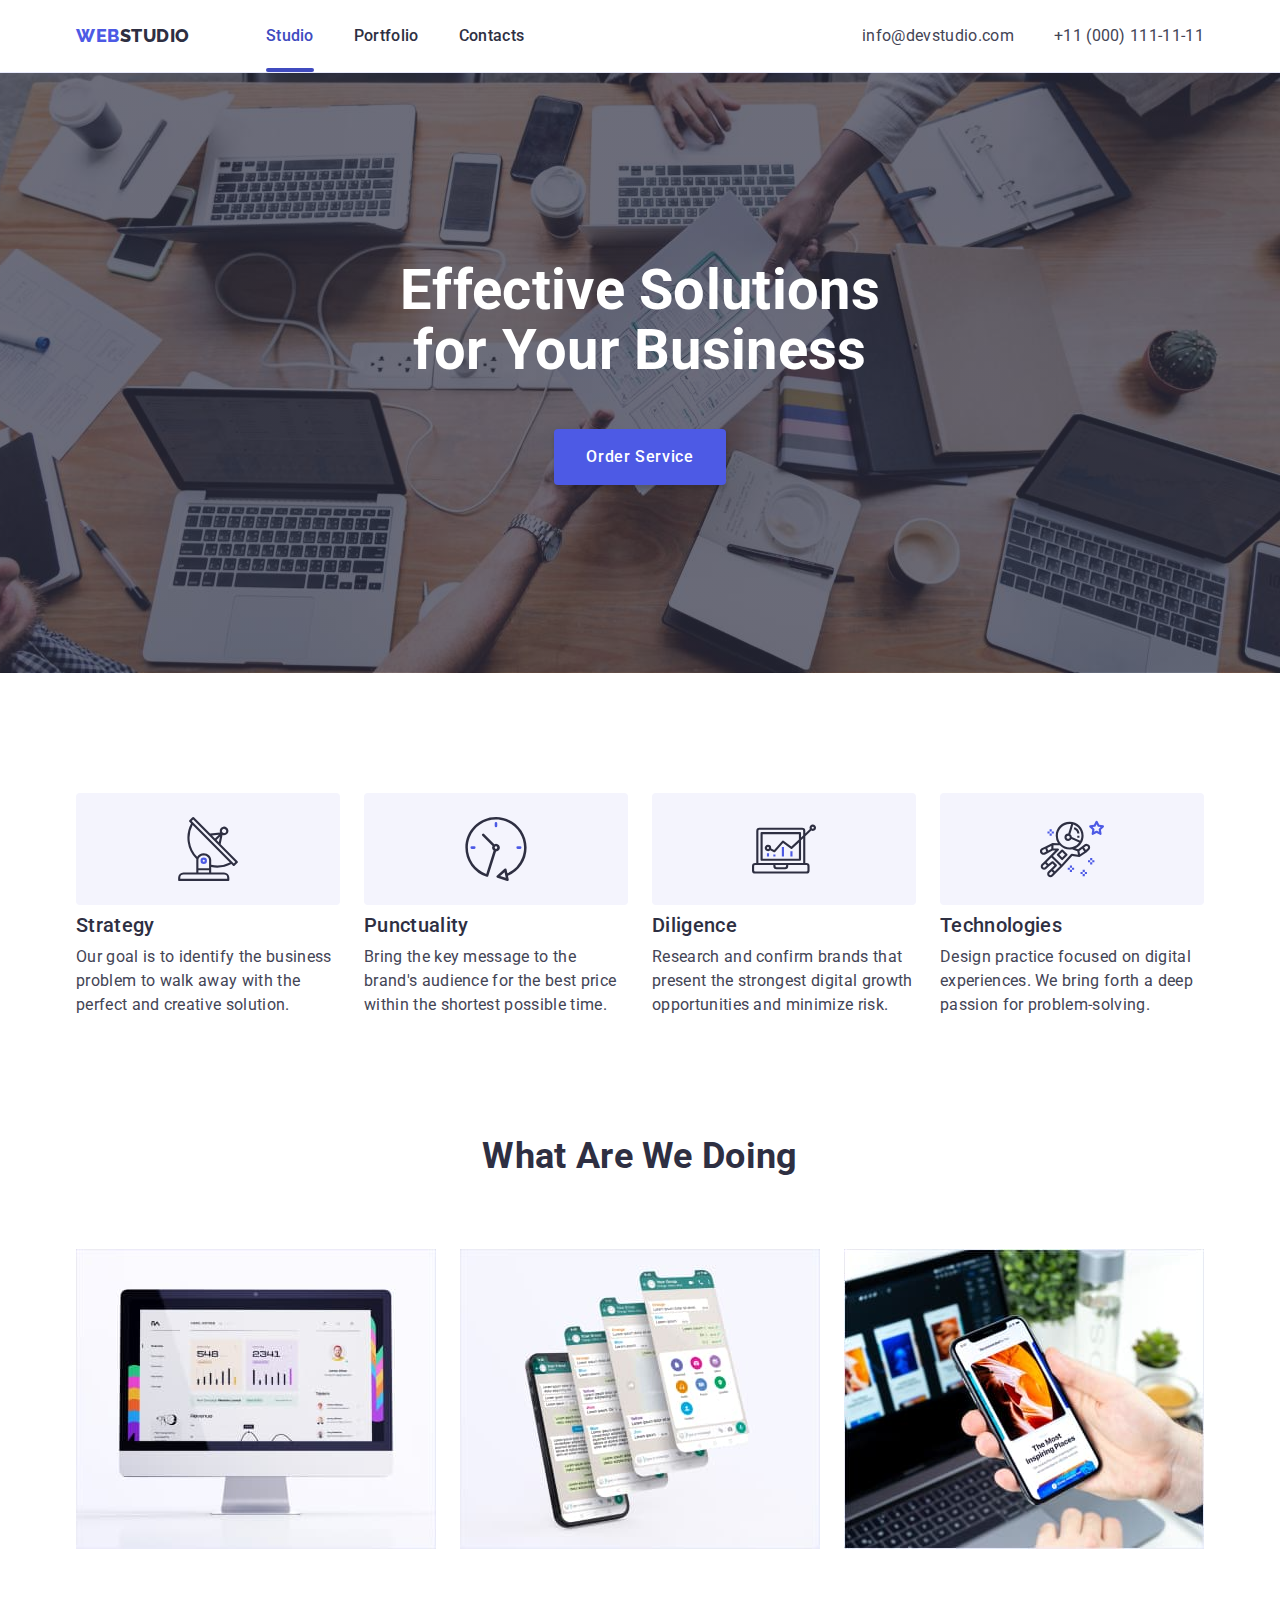
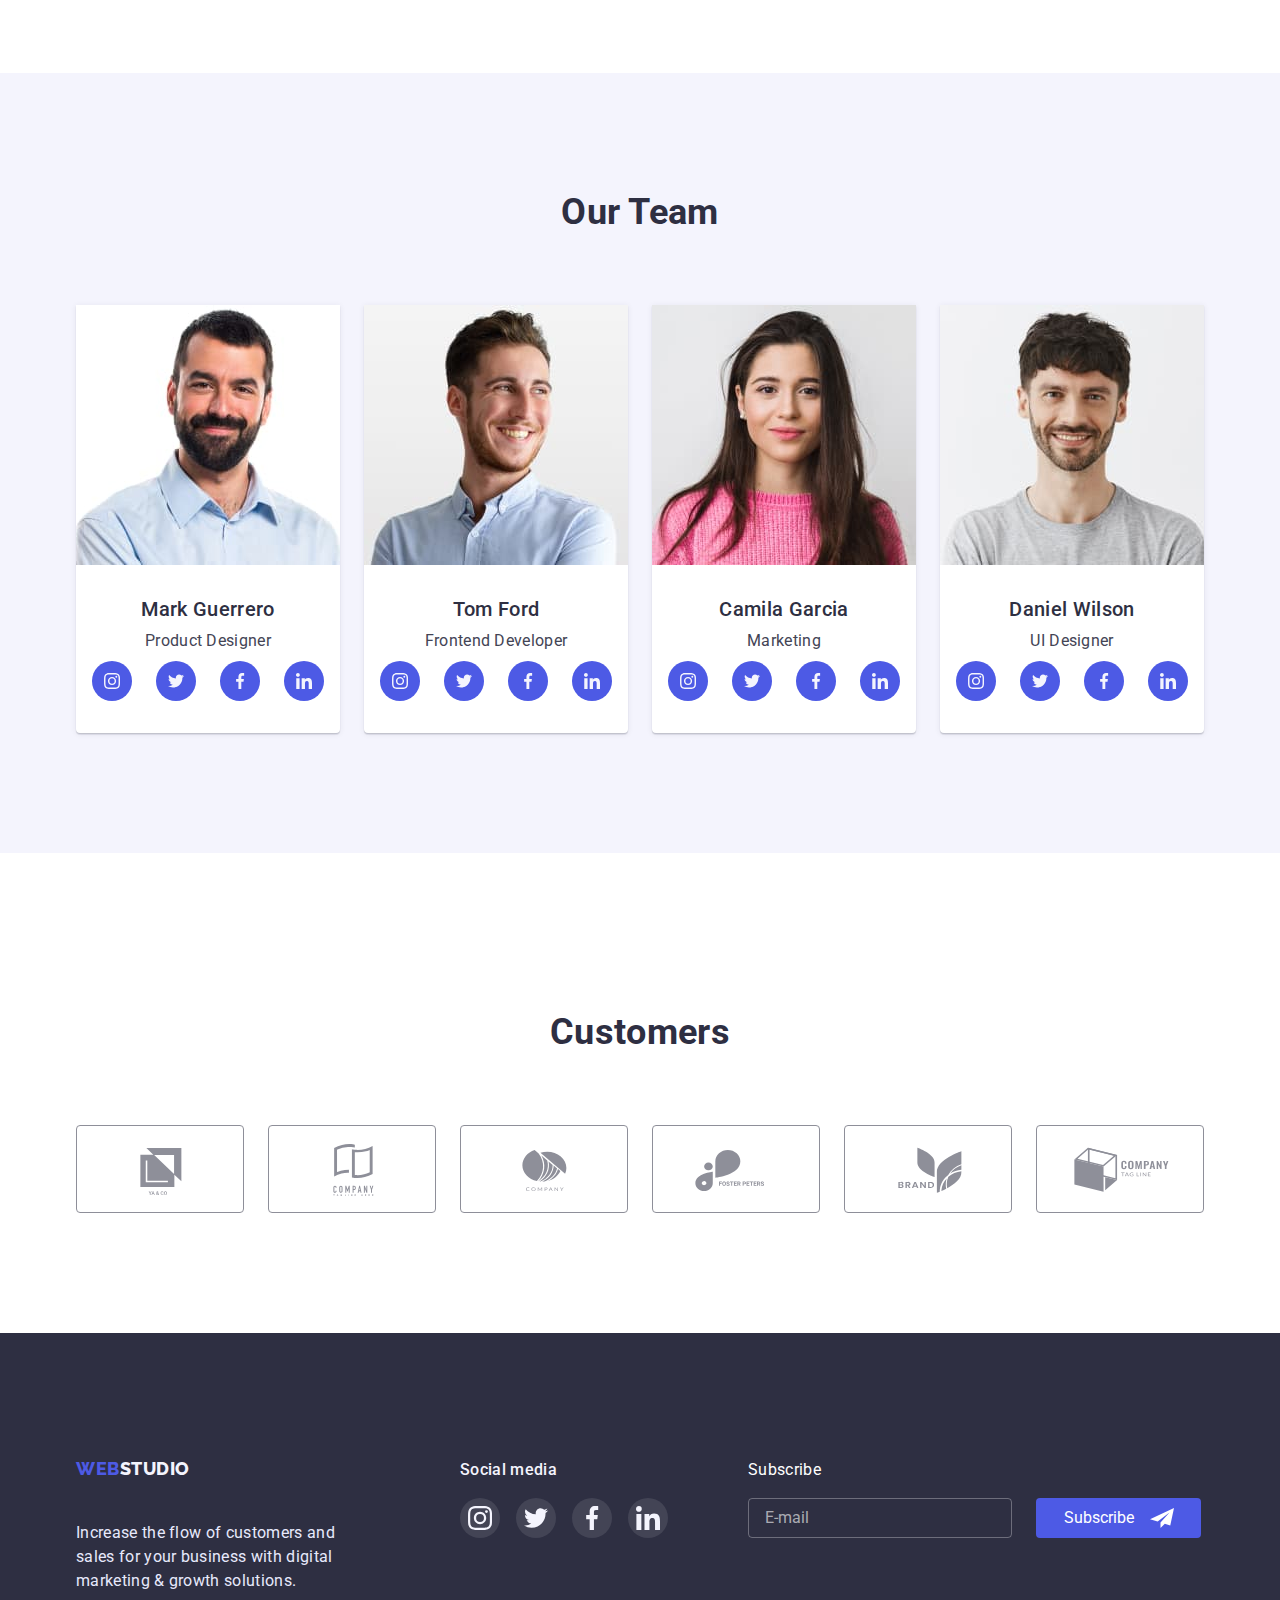
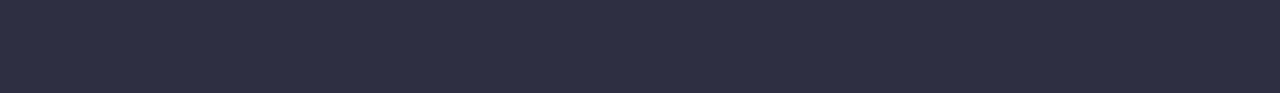
<file: index.html>
<!DOCTYPE html>
<html lang="en">
  <head>
    <meta charset="UTF-8" />
    <meta http-equiv="X-UA-Compatible" content="IE=edge" />
    <meta name="viewport" content="width=device-width, initial-scale=1.0" />
    <title>Web Studio</title>
    <link rel="preconnect" href="https://fonts.googleapis.com" />
    <link rel="preconnect" href="https://fonts.gstatic.com" crossorigin />
    <link
      href="https://fonts.googleapis.com/css2?family=Raleway:wght@800&family=Roboto:wght@400;500;700;900&display=swap"
      rel="stylesheet"
    />
    <link
      rel="stylesheet"
      href="https://cdnjs.cloudflare.com/ajax/libs/modern-normalize/1.1.0/modern-normalize.min.css"
    />
    <link rel="stylesheet" href="./css/styles.css" />
  </head>

  <body>
    <!-- Header -->
    <header class="page-header">
      <div class="container flex-container">
        <nav class="navigation">
          <a class="logo link" href="./index.html"
            >Web<span class="logo-dark">Studio</span></a
          >
          <ul class="list">
            <li>
              <a class="link navigation-link current" href="./index.html"
                >Studio</a
              >
            </li>
            <li>
              <a class="link navigation-link" href="./portfolio.html"
                >Portfolio</a
              >
            </li>
            <li><a class="link navigation-link" href="">Contacts</a></li>
          </ul>
        </nav>
        <address class="address">
          <ul class="list">
            <li>
              <a class="link address-email" href="mailto:info@devstudio.com"
                >info@devstudio.com</a
              >
            </li>
            <li>
              <a class="link address-phone" href="tel:+110001111111"
                >+11 (000) 111-11-11</a
              >
            </li>
          </ul>
        </address>
      </div>
    </header>
    <!-- Main -->
    <main>
      <!-- Hero -->
      <section class="hero section">
        <h1 class="hero-title">Effective Solutions for Your Business</h1>
        <button class="hero-button pointer" type="button" data-modal-open>
          Order Service
        </button>
      </section>
      <!-- Our Features -->
      <section class="features section">
        <div class="container">
          <h2 class="features-header visually-hidden">Our Features</h2>
          <ul class="list features-list">
            <li>
              <div class="features-container">
                <svg class="features-icon" width="64" height="64">
                  <use href="./images/icons.svg#icon-antenna"></use>
                </svg>
              </div>
              <h3 class="features-heading">Strategy</h3>
              <p class="features-text">
                Our goal is to identify the business problem to walk away with
                the perfect and creative solution.
              </p>
            </li>
            <li>
              <div class="features-container">
                <svg class="features-icon" width="64" height="64">
                  <use href="./images/icons.svg#icon-clock"></use>
                </svg>
              </div>
              <h3 class="features-heading">Punctuality</h3>
              <p class="features-text">
                Bring the key message to the brand's audience for the best price
                within the shortest possible time.
              </p>
            </li>
            <li>
              <div class="features-container">
                <svg class="features-icon" width="64" height="64">
                  <use href="./images/icons.svg#icon-diagram"></use>
                </svg>
              </div>
              <h3 class="features-heading">Diligence</h3>
              <p class="features-text">
                Research and confirm brands that present the strongest digital
                growth opportunities and minimize risk.
              </p>
            </li>
            <li>
              <div class="features-container">
                <svg class="features-icon" width="64" height="64">
                  <use href="./images/icons.svg#icon-astronaut"></use>
                </svg>
              </div>
              <h3 class="features-heading">Technologies</h3>
              <p class="features-text">
                Design practice focused on digital experiences. We bring forth a
                deep passion for problem-solving.
              </p>
            </li>
          </ul>
        </div>
      </section>
      <!-- Our Work -->
      <section class="our-work section no-top-padding">
        <div class="container">
          <h2 class="work-title">What are we doing</h2>
          <ul class="list">
            <li class="work-samples">
              <img
                src="./images/desktop-software.jpg"
                alt="Desktop Software"
                width="360"
                height="300"
              />
            </li>
            <li class="work-samples">
              <img
                src="./images/mobile-software.jpg"
                alt="Mobile Software"
                width="360"
                height="300"
              />
            </li>
            <li class="work-samples">
              <img
                src="./images/design-examples.jpg"
                alt="Design Examples"
                width="360"
                height="300"
              />
            </li>
          </ul>
        </div>
      </section>
      <!-- Our Team -->
      <section class="team section">
        <div class="container">
          <h2 class="team-title">Our Team</h2>
          <ul class="list">
            <li class="team-member">
              <img
                class="no-gap"
                src="./images/product-designer.jpg"
                alt="Photo of Product Designer"
                width="264"
                height="260"
              />
              <div class="team-member-wrap">
                <h3 class="member-name">Mark Guerrero</h3>
                <p class="member-pos">Product Designer</p>
                <ul class="list team-socials">
                  <li class="team-social-item">
                    <a class="team-social-links" href=""
                      ><svg class="social-icon" width="16" height="16">
                        <use
                          href="./images/icons.svg#icon-instagram"
                        ></use></svg
                    ></a>
                  </li>
                  <li class="team-social-item">
                    <a class="team-social-links" href=""
                      ><svg class="social-icon" width="16" height="16">
                        <use href="./images/icons.svg#icon-twitter"></use></svg
                    ></a>
                  </li>
                  <li class="team-social-item">
                    <a class="team-social-links" href=""
                      ><svg class="social-icon" width="16" height="16">
                        <use href="./images/icons.svg#icon-facebook"></use></svg
                    ></a>
                  </li>
                  <li class="team-social-item">
                    <a class="team-social-links" href=""
                      ><svg class="social-icon" width="16" height="16">
                        <use href="./images/icons.svg#icon-linkedin"></use></svg
                    ></a>
                  </li>
                </ul>
              </div>
            </li>
            <li class="team-member">
              <img
                class="no-gap"
                src="./images/frontend-dev.jpg"
                alt="Photo of Frontend Developer"
                width="264"
                height="260"
              />
              <div class="team-member-wrap">
                <h3 class="member-name">Tom Ford</h3>
                <p class="member-pos">Frontend Developer</p>
                <ul class="list team-socials">
                  <li class="team-social-item">
                    <a class="team-social-links" href=""
                      ><svg class="social-icon" width="16" height="16">
                        <use
                          href="./images/icons.svg#icon-instagram"
                        ></use></svg
                    ></a>
                  </li>
                  <li class="team-social-item">
                    <a class="team-social-links" href=""
                      ><svg class="social-icon" width="16" height="16">
                        <use href="./images/icons.svg#icon-twitter"></use></svg
                    ></a>
                  </li>
                  <li class="team-social-item">
                    <a class="team-social-links" href=""
                      ><svg class="social-icon" width="16" height="16">
                        <use href="./images/icons.svg#icon-facebook"></use></svg
                    ></a>
                  </li>
                  <li class="team-social-item">
                    <a class="team-social-links" href=""
                      ><svg class="social-icon" width="16" height="16">
                        <use href="./images/icons.svg#icon-linkedin"></use></svg
                    ></a>
                  </li>
                </ul>
              </div>
            </li>
            <li class="team-member">
              <img
                class="no-gap"
                src="./images/marketing.jpg"
                alt="Photo of Marketing"
                width="264"
                height="260"
              />
              <div class="team-member-wrap">
                <h3 class="member-name">Camila Garcia</h3>
                <p class="member-pos">Marketing</p>
                <ul class="list team-socials">
                  <li class="team-social-item">
                    <a class="team-social-links" href=""
                      ><svg class="social-icon" width="16" height="16">
                        <use
                          href="./images/icons.svg#icon-instagram"
                        ></use></svg
                    ></a>
                  </li>
                  <li class="team-social-item">
                    <a class="team-social-links" href=""
                      ><svg class="social-icon" width="16" height="16">
                        <use href="./images/icons.svg#icon-twitter"></use></svg
                    ></a>
                  </li>
                  <li class="team-social-item">
                    <a class="team-social-links" href=""
                      ><svg class="social-icon" width="16" height="16">
                        <use href="./images/icons.svg#icon-facebook"></use></svg
                    ></a>
                  </li>
                  <li class="team-social-item">
                    <a class="team-social-links" href=""
                      ><svg class="social-icon" width="16" height="16">
                        <use href="./images/icons.svg#icon-linkedin"></use></svg
                    ></a>
                  </li>
                </ul>
              </div>
            </li>
            <li class="team-member">
              <img
                class="no-gap"
                src="./images/ui-designer.jpg"
                alt="Photo of UI Designer"
                width="264"
                height="260"
              />
              <div class="team-member-wrap">
                <h3 class="member-name">Daniel Wilson</h3>
                <p class="member-pos">UI Designer</p>
                <ul class="list team-socials">
                  <li class="team-social-item">
                    <a class="team-social-links" href=""
                      ><svg class="social-icon" width="16" height="16">
                        <use
                          href="./images/icons.svg#icon-instagram"
                        ></use></svg
                    ></a>
                  </li>
                  <li class="team-social-item">
                    <a class="team-social-links" href=""
                      ><svg class="social-icon" width="16" height="16">
                        <use href="./images/icons.svg#icon-twitter"></use></svg
                    ></a>
                  </li>
                  <li class="team-social-item">
                    <a class="team-social-links" href=""
                      ><svg class="social-icon" width="16" height="16">
                        <use href="./images/icons.svg#icon-facebook"></use></svg
                    ></a>
                  </li>
                  <li class="team-social-item">
                    <a class="team-social-links" href=""
                      ><svg class="social-icon" width="16" height="16">
                        <use href="./images/icons.svg#icon-linkedin"></use></svg
                    ></a>
                  </li>
                </ul>
              </div>
            </li>
          </ul>
        </div>
      </section>
      <!-- Cutomers -->
      <section class="customers section">
        <div class="container">
          <h2 class="customers-title">Customers</h2>
          <ul class="list customers-list">
            <li class="customers-item">
              <a class="customers-link" href=""
                ><svg class="customers-logo" width="104" height="56">
                  <use href="./images/icons.svg#icon-customer-one"></use></svg
              ></a>
            </li>
            <li class="customers-item">
              <a class="customers-link" href=""
                ><svg class="customers-logo" width="104" height="56">
                  <use href="./images/icons.svg#icon-customer-two"></use></svg
              ></a>
            </li>
            <li class="customers-item">
              <a class="customers-link" href=""
                ><svg class="customers-logo" width="104" height="56">
                  <use href="./images/icons.svg#icon-customer-three"></use></svg
              ></a>
            </li>
            <li class="customers-item">
              <a class="customers-link" href=""
                ><svg class="customers-logo" width="104" height="56">
                  <use href="./images/icons.svg#icon-customer-four"></use></svg
              ></a>
            </li>
            <li class="customers-item">
              <a class="customers-link" href=""
                ><svg class="customers-logo" width="104" height="56">
                  <use href="./images/icons.svg#icon-customer-five"></use></svg
              ></a>
            </li>
            <li class="customers-item">
              <a class="customers-link" href=""
                ><svg class="customers-logo" width="104" height="56">
                  <use href="./images/icons.svg#icon-customer-six"></use></svg
              ></a>
            </li>
          </ul>
        </div>
      </section>
    </main>
    <!-- Footer -->
    <footer class="footer">
      <div class="container">
        <div>
          <a class="logo link" href="./index.html"
            >Web<span class="logo-light">Studio</span></a
          >
          <p class="footer-text">
            Increase the flow of customers and sales for your business with
            digital marketing & growth solutions.
          </p>
        </div>
        <div class="footer-socials">
          <p class="footer-socials-text">Social media</p>
          <ul class="list footer-socials-list">
            <li class="footer-social-item">
              <a class="footer-social-links" href=""
                ><svg class="social-icon" width="24" height="24">
                  <use href="./images/icons.svg#icon-instagram"></use></svg
              ></a>
            </li>
            <li class="footer-social-item">
              <a class="footer-social-links" href=""
                ><svg class="social-icon" width="24" height="24">
                  <use href="./images/icons.svg#icon-twitter"></use></svg
              ></a>
            </li>
            <li class="footer-social-item">
              <a class="footer-social-links" href=""
                ><svg class="social-icon" width="24" height="24">
                  <use href="./images/icons.svg#icon-facebook"></use></svg
              ></a>
            </li>
            <li class="footer-social-item">
              <a class="footer-social-links" href=""
                ><svg class="social-icon" width="24" height="24">
                  <use href="./images/icons.svg#icon-linkedin"></use></svg
              ></a>
            </li>
          </ul>
        </div>
        <div class="subscribe-footer">
          <p class="subscribe-text">Subscribe</p>
          <form class="subscribe-form">
            <input class="subscribe-input" type="text" placeholder="E-mail" />
            <button class="subscribe-button pointer" type="submit">
              <span class="subscribe-button-text"
                >Subscribe
                <svg class="subscribe-icon" width="24" height="24">
                  <use href="./images/icons.svg#icon-subscribe"></use>
                </svg>
              </span>
            </button>
          </form>
        </div>
      </div>
    </footer>
    <div class="backdrop is-hidden" data-modal>
      <div class="modal">
        <button
          type="button"
          class="modal-close-button pointer"
          data-modal-close
        >
          <svg class="modal-close-icon" width="8" height="8">
            <use href="./images/icons.svg#icon-close-cross"></use>
          </svg>
        </button>
        <h2 class="modal-header">
          Leave your contacts and we will call you back
        </h2>
        <form>
          <label class="input-label" for="name">Name</label>
          <div class="input-wrap">
            <input
              class="modal-input"
              type="text"
              name="name"
              id="name"
              required
            />
            <svg class="modal-icon" width="18" height="18">
              <use href="./images/icons.svg#icon-person-modal"></use>
            </svg>
          </div>
          <label class="input-label" for="phone">Phone</label>
          <div class="input-wrap">
            <input
              class="modal-input"
              type="tel"
              name="phone"
              id="phone"
              required
            />
            <svg class="modal-icon" width="18" height="24">
              <use href="./images/icons.svg#icon-phone-modal"></use>
            </svg>
          </div>
          <label class="input-label" for="email">E-mail</label>
          <div class="input-wrap">
            <input
              class="modal-input"
              type="text"
              name="email"
              id="email"
              required
            />
            <svg class="modal-icon" width="18" height="24">
              <use href="./images/icons.svg#icon-email-modal"></use>
            </svg>
          </div>
          <label class="input-label" for="comment">Comment</label>
          <textarea
            class="modal-text-area"
            name="comment"
            id="comment"
            placeholder="Text input"
          ></textarea>
          <div class="policy-wrap">
            <input
              class="input-check-box visually-hidden"
              type="checkbox"
              name="policy"
              id="policy"
              value="true"
            />
            <label class="policy-text" for="policy"
              >I accept the terms and conditions of the<b
                class="policy-text-focus pointer"
              >
                Privacy Policy</b
              ></label
            >
          </div>
          <div class="button-wrap">
            <button class="submit-modal hero-button pointer" type="Submit">
              Send
            </button>
          </div>
        </form>
      </div>
    </div>
    <script src="./js/modal.js"></script>
  </body>
</html>
</file>
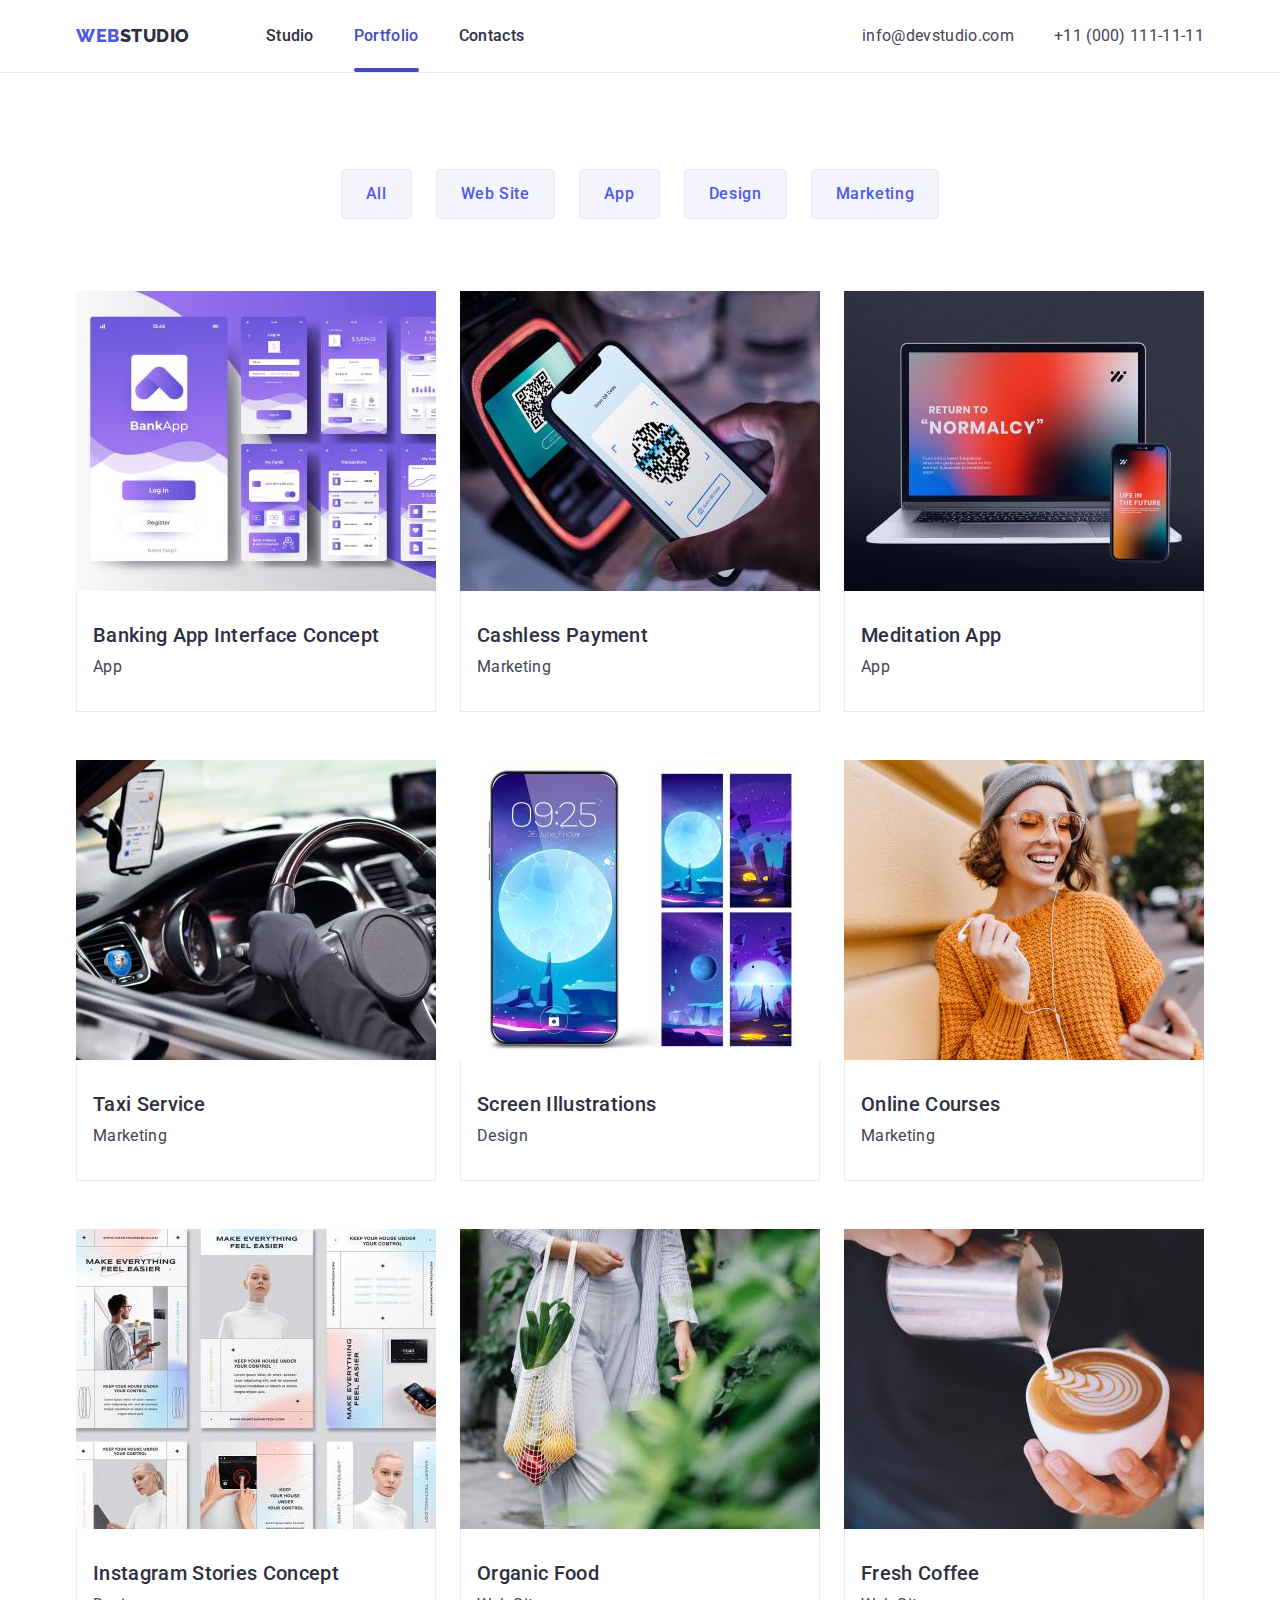
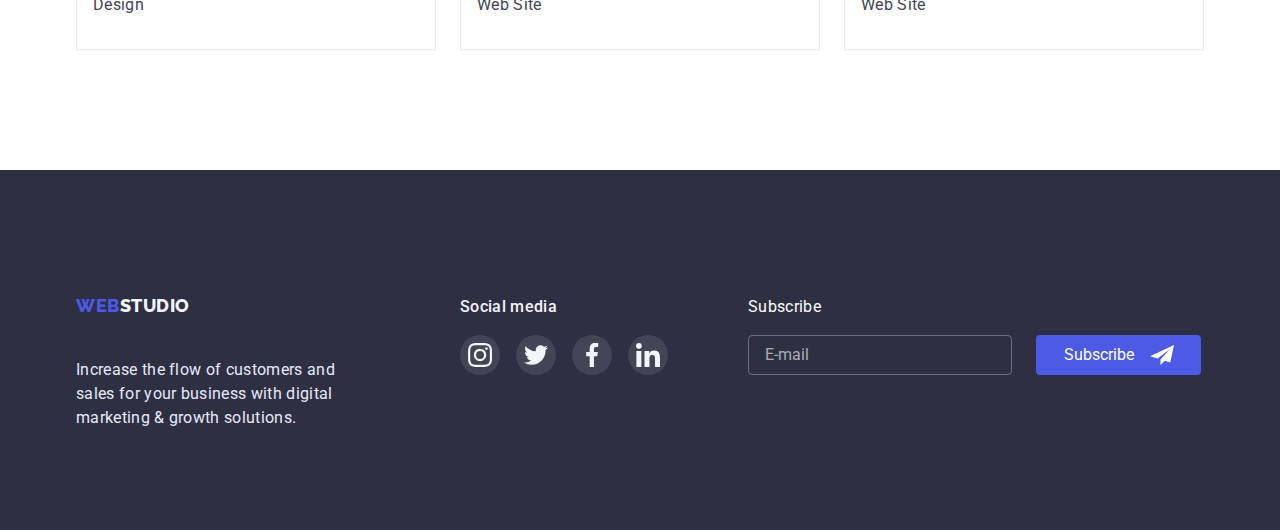
<file: portfolio.html>
<!DOCTYPE html>
<html lang="en">
  <head>
    <meta charset="UTF-8" />
    <meta http-equiv="X-UA-Compatible" content="IE=edge" />
    <meta name="viewport" content="width=device-width, initial-scale=1.0" />
    <title>Portfolio Webstudio</title>
    <link rel="preconnect" href="https://fonts.googleapis.com" />
    <link rel="preconnect" href="https://fonts.gstatic.com" crossorigin />
    <link
      href="https://fonts.googleapis.com/css2?family=Raleway:wght@800&family=Roboto:wght@400;500;700;900&display=swap"
      rel="stylesheet"
    />
    <link
      rel="stylesheet"
      href="https://cdnjs.cloudflare.com/ajax/libs/modern-normalize/1.1.0/modern-normalize.min.css"
    />
    <link rel="stylesheet" href="./css/styles.css" />
  </head>
  <body>
    <!-- Header -->
    <header class="page-header">
      <div class="container flex-container">
        <nav class="navigation">
          <a class="logo link" href="./index.html"
            >Web<span class="logo-dark">Studio</span></a
          >
          <ul class="list">
            <li>
              <a class="link navigation-link" href="./index.html">Studio</a>
            </li>
            <li>
              <a class="link navigation-link current" href="./portfolio.html"
                >Portfolio</a
              >
            </li>
            <li><a class="link navigation-link" href="">Contacts</a></li>
          </ul>
        </nav>
        <address class="address">
          <ul class="list">
            <li>
              <a class="link address-email" href="mailto:info@devstudio.com"
                >info@devstudio.com</a
              >
            </li>
            <li>
              <a class="link address-phone" href="tel:+110001111111"
                >+11 (000) 111-11-11</a
              >
            </li>
          </ul>
        </address>
      </div>
    </header>
    <!-- Main -->
    <main>
      <section class="section portfolio">
        <div class="container">
          <h1 class="visually-hidden">Portfolio</h1>
          <!-- Filter Buttons -->
          <ul class="list filter-list">
            <li>
              <button type="button" class="button-filter pointer">All</button>
            </li>
            <li>
              <button type="button" class="button-filter pointer">
                Web Site
              </button>
            </li>
            <li>
              <button type="button" class="button-filter pointer">App</button>
            </li>
            <li>
              <button type="button" class="button-filter pointer">
                Design
              </button>
            </li>
            <li>
              <button type="button" class="button-filter pointer">
                Marketing
              </button>
            </li>
          </ul>
          <!-- Portfolio Cards -->
          <ul class="list">
            <li class="portfolio-card">
              <a href="" class="link">
                <div class="portfolio-overlay-wrap">
                  <img
                    class="no-gap"
                    src="./images-portfolio/banking-app-interface-concept.jpg"
                    alt="Picture Banking App Interface Concept"
                    width="360"
                    height="300"
                  />
                  <div class="portfolio-overlay">
                    <p class="portfolio-overlay-text">
                      14 Stylish and User-Friendly App Design Concepts · Task
                      Manager App · Calorie Tracker App · Exotic Fruit Ecommerce
                      App · Cloud Storage App
                    </p>
                  </div>
                </div>
                <div class="portfolio-card-wrap">
                  <h2 class="portfolio-heading">
                    Banking App Interface Concept
                  </h2>
                  <p class="portfolio-text">App</p>
                </div>
              </a>
            </li>
            <li class="portfolio-card">
              <a href="" class="link">
                <div class="portfolio-overlay-wrap">
                  <img
                    class="no-gap"
                    src="./images-portfolio/cashless-payment.jpg"
                    alt="Picture of Cashless Payment"
                    width="360"
                    height="300"
                  />
                  <div class="portfolio-overlay">
                    <p class="portfolio-overlay-text">
                      14 Stylish and User-Friendly App Design Concepts · Task
                      Manager App · Calorie Tracker App · Exotic Fruit Ecommerce
                      App · Cloud Storage App
                    </p>
                  </div>
                </div>
                <div class="portfolio-card-wrap">
                  <h2 class="portfolio-heading">Cashless Payment</h2>
                  <p class="portfolio-text">Marketing</p>
                </div>
              </a>
            </li>
            <li class="portfolio-card">
              <a href="" class="link">
                <div class="portfolio-overlay-wrap">
                  <img
                    class="no-gap"
                    src="./images-portfolio/meditation-app.jpg"
                    alt="Picture of Meditation App"
                    width="360"
                    height="300"
                  />
                  <div class="portfolio-overlay">
                    <p class="portfolio-overlay-text">
                      14 Stylish and User-Friendly App Design Concepts · Task
                      Manager App · Calorie Tracker App · Exotic Fruit Ecommerce
                      App · Cloud Storage App
                    </p>
                  </div>
                </div>
                <div class="portfolio-card-wrap">
                  <h2 class="portfolio-heading">Meditation App</h2>
                  <p class="portfolio-text">App</p>
                </div>
              </a>
            </li>
            <li class="portfolio-card">
              <a href="" class="link">
                <div class="portfolio-overlay-wrap">
                  <img
                    class="no-gap"
                    src="./images-portfolio/taxi-service.jpg"
                    alt="Picture of Taxi Service"
                    width="360"
                    height="300"
                  />
                  <div class="portfolio-overlay">
                    <p class="portfolio-overlay-text">
                      14 Stylish and User-Friendly App Design Concepts · Task
                      Manager App · Calorie Tracker App · Exotic Fruit Ecommerce
                      App · Cloud Storage App
                    </p>
                  </div>
                </div>
                <div class="portfolio-card-wrap">
                  <h2 class="portfolio-heading">Taxi Service</h2>
                  <p class="portfolio-text">Marketing</p>
                </div>
              </a>
            </li>
            <li class="portfolio-card">
              <a href="" class="link">
                <div class="portfolio-overlay-wrap">
                  <img
                    class="no-gap"
                    src="./images-portfolio/screen-illustrations.jpg"
                    alt="Picture of Screen Illustrations"
                    width="360"
                    height="300"
                  />
                  <div class="portfolio-overlay">
                    <p class="portfolio-overlay-text">
                      14 Stylish and User-Friendly App Design Concepts · Task
                      Manager App · Calorie Tracker App · Exotic Fruit Ecommerce
                      App · Cloud Storage App
                    </p>
                  </div>
                </div>
                <div class="portfolio-card-wrap">
                  <h2 class="portfolio-heading">Screen Illustrations</h2>
                  <p class="portfolio-text">Design</p>
                </div>
              </a>
            </li>
            <li class="portfolio-card">
              <a href="" class="link">
                <div class="portfolio-overlay-wrap">
                  <img
                    class="no-gap"
                    src="./images-portfolio/online-courses.jpg"
                    alt="Picture of Online Courses"
                    width="360"
                    height="300"
                  />
                  <div class="portfolio-overlay">
                    <p class="portfolio-overlay-text">
                      14 Stylish and User-Friendly App Design Concepts · Task
                      Manager App · Calorie Tracker App · Exotic Fruit Ecommerce
                      App · Cloud Storage App
                    </p>
                  </div>
                </div>
                <div class="portfolio-card-wrap">
                  <h2 class="portfolio-heading">Online Courses</h2>
                  <p class="portfolio-text">Marketing</p>
                </div>
              </a>
            </li>
            <li class="portfolio-card">
              <a href="" class="link">
                <div class="portfolio-overlay-wrap">
                  <img
                    class="no-gap"
                    src="./images-portfolio/instagram-stories-concept.jpg"
                    alt="Picture of Instagram Stories Concept"
                    width="360"
                    height="300"
                  />
                  <div class="portfolio-overlay">
                    <p class="portfolio-overlay-text">
                      14 Stylish and User-Friendly App Design Concepts · Task
                      Manager App · Calorie Tracker App · Exotic Fruit Ecommerce
                      App · Cloud Storage App
                    </p>
                  </div>
                </div>
                <div class="portfolio-card-wrap">
                  <h2 class="portfolio-heading">Instagram Stories Concept</h2>
                  <p class="portfolio-text">Design</p>
                </div>
              </a>
            </li>
            <li class="portfolio-card">
              <a href="" class="link">
                <div class="portfolio-overlay-wrap">
                  <img
                    class="no-gap"
                    src="./images-portfolio/organic-food.jpg"
                    alt="Picture of Organic Food"
                    width="360"
                    height="300"
                  />
                  <div class="portfolio-overlay">
                    <p class="portfolio-overlay-text">
                      14 Stylish and User-Friendly App Design Concepts · Task
                      Manager App · Calorie Tracker App · Exotic Fruit Ecommerce
                      App · Cloud Storage App
                    </p>
                  </div>
                </div>
                <div class="portfolio-card-wrap">
                  <h2 class="portfolio-heading">Organic Food</h2>
                  <p class="portfolio-text">Web Site</p>
                </div>
              </a>
            </li>
            <li class="portfolio-card">
              <a href="" class="link">
                <div class="portfolio-overlay-wrap">
                  <img
                    class="no-gap"
                    src="./images-portfolio/fresh-coffee.jpg"
                    alt="Picture of Fresh Coffee"
                    width="360"
                    height="300"
                  />
                  <div class="portfolio-overlay">
                    <p class="portfolio-overlay-text">
                      14 Stylish and User-Friendly App Design Concepts · Task
                      Manager App · Calorie Tracker App · Exotic Fruit Ecommerce
                      App · Cloud Storage App
                    </p>
                  </div>
                </div>
                <div class="portfolio-card-wrap">
                  <h2 class="portfolio-heading">Fresh Coffee</h2>
                  <p class="portfolio-text">Web Site</p>
                </div>
              </a>
            </li>
          </ul>
        </div>
      </section>
    </main>
    <footer class="footer">
      <div class="container">
        <div>
          <a class="logo link" href="./index.html"
            >Web<span class="logo-light">Studio</span></a
          >
          <p class="footer-text">
            Increase the flow of customers and sales for your business with
            digital marketing & growth solutions.
          </p>
        </div>
        <div class="footer-socials">
          <p class="footer-socials-text">Social media</p>
          <ul class="list footer-socials-list">
            <li class="footer-social-item">
              <a class="footer-social-links" href=""
                ><svg class="social-icon" width="24" height="24">
                  <use href="./images/icons.svg#icon-instagram"></use></svg
              ></a>
            </li>
            <li class="footer-social-item">
              <a class="footer-social-links" href=""
                ><svg class="social-icon" width="24" height="24">
                  <use href="./images/icons.svg#icon-twitter"></use></svg
              ></a>
            </li>
            <li class="footer-social-item">
              <a class="footer-social-links" href=""
                ><svg class="social-icon" width="24" height="24">
                  <use href="./images/icons.svg#icon-facebook"></use></svg
              ></a>
            </li>
            <li class="footer-social-item">
              <a class="footer-social-links" href=""
                ><svg class="social-icon" width="24" height="24">
                  <use href="./images/icons.svg#icon-linkedin"></use></svg
              ></a>
            </li>
          </ul>
        </div>
        <div class="subscribe-footer">
          <p class="subscribe-text">Subscribe</p>
          <form class="subscribe-form">
            <input class="subscribe-input" type="text" placeholder="E-mail">
            <button class="subscribe-button pointer" type="submit">
              <span class="subscribe-button-text">Subscribe
                <svg class="subscribe-icon" width="24" height="24">
                <use href="./images/icons.svg#icon-subscribe"></use>
              </svg>
            </span>
            </button>
          </form>
        </div>
      </div>
    </footer>
  </body>
</html>
</file>
<file: css/styles.css>
/* Brand Colors & Timing */
:root {
    --primary-brand-iris: #4D5AE5;
    --pressed-state-ocean: #404BBF;
    --dark-navyblue: #2E2F42;
    --success-green: #31D0AA;
    --text-slate: #434455;
    --subtle-text-light-slate: #8E8F99;
    --accent-cornflower: #E7E9FC;
    --light-cloud: #F4F4FD;
    --modal-overlay-navyblue-modal: #2E2F42;
    --hero-background-grey: #2E2F42;
    --white: #ffffff;
    --timing-function: cubic-bezier(0.4, 0, 0.2, 1);
    --transition-duration: 250ms;
}
/* ---------------------Body--------------------- */
body {
    font-family: 'Roboto', sans-serif;
    color: var(--text-slate);
    letter-spacing: 0.02em;
}
.link {
    text-decoration: none;
}
.list {
    list-style: none;
    padding: 0;
    margin: 0;
}
.pointer {
    cursor: pointer;
}
.section {
    padding-top: 120px;
    padding-bottom: 120px;
}
.section.no-top-padding {
    padding-top: 0;
}
.section.portfolio {
    padding-top: 96px;
}
.visually-hidden {
    position: absolute;
    white-space: nowrap;
    width: 1px;
    height: 1px;
    overflow: hidden;
    border: 0;
    padding: 0;
    clip: rect(0 0 0 0);
    clip-path: inset(50%);
    margin: -1px;
}
/* ---------------------Image no gap--------------------- */
.no-gap {
    display: block;
    max-width: 100%;
    height: auto;
}
.container {
    margin-left: auto;
    margin-right: auto;
    width: 1158px;
    padding-left: 15px;
    padding-right: 15px;
}
.flex-container {
    display: flex;
}
.is-hidden {
    opacity: 0;
    visibility: none;
    pointer-events: none;
}
/* ---------------------Header--------------------- */
.page-header {
    border-bottom: 1px solid var(--accent-cornflower);
}
.logo {
    font-size: 18px;
    line-height: 1.33;
    font-weight: 800;
    font-family: 'Raleway', sans-serif;
    text-transform: uppercase;
    letter-spacing: 0.03em;
    color: var(--primary-brand-iris);
    margin-right: 76px;
    display: block;
    padding: 24px 0;
}
.logo-dark {
    color: var(--dark-navyblue);
}
.navigation {
    display: flex;
}
.navigation .list {
    display: flex;
    gap: 40px;
}
.navigation-link {
    font-weight: 500;
    font-size: 16px;
    line-height: 1.5;
    color: var(--dark-navyblue);
    position: relative;
    display: block;
    padding: 24px 0;
    transition-property: color;
    transition-duration: var(--transition-duration);
    transition-timing-function: var(--timing-function);
}
.navigation-link:hover,
.navigation-link:focus {
    color: var(--pressed-state-ocean);
}
.current {
    color: var(--pressed-state-ocean);
}
.current::after {
    content: '';
    position: absolute;
    left: 0;
    bottom: 0;
    width: 100%;
    height: 4px;
    border-radius: 2px;
    background-color: var(--pressed-state-ocean);
}
.address {
    margin-left: auto;
}
.address .list {
    display: flex;
    gap: 40px;
}
.address-email {
    font-size: 16px;
    line-height: 1.5;
    font-style: normal;
    color: var(--text-slate);
    display: block;
    padding: 24px 0;
    transition-property: color;
    transition-duration: var(--transition-duration);
    transition-timing-function: var(--timing-function);
}
.address-email:hover,
.address-email:focus {
    color: var(--pressed-state-ocean);
}
.address-email:current {
    color: var(--pressed-state-ocean);
}
.address-phone{
    font-size: 16px;
    line-height: 1.5;
    font-style: normal;
    color: var(--text-slate);
    display: block;
    padding: 24px 0;
    transition-property: color;
    transition-duration: var(--transition-duration);
    transition-timing-function: var(--timing-function);
}
.address-phone:hover,
.address-phone:focus {
    color: var(--pressed-state-ocean);
}
/* ---------------------Main--------------------- */
/* ---------------------Hero--------------------- */
.hero{
    background-color: var(--dark-navyblue);
    background-image: linear-gradient(rgba(46, 47, 66, 0.7), rgba(46, 47, 66, 0.7) ), url(../images/hero-background.jpg);
    background-repeat: no-repeat;
    background-position: center;
    background-size: cover;
    max-width: 1440px;
    margin-left: auto;
    margin-right: auto;
    flex-grow: 1;
    text-align: center;
    padding-top: 188px;
    padding-bottom: 188px;
}
.hero-title {
    font-size: 56px;
    line-height: 1.07;
    text-align: center;
    color: var(--white);
    max-width: 494px;
    margin-top: 0;
    margin-bottom: 48px;
    margin-left: auto;
    margin-right: auto;
}
.hero-button {
    font-family: inherit;
    font-weight: 500;
    font-size: 16px;
    line-height: 1.5;
    letter-spacing: 0.04em;
    color: var(--white);
    background-color: var(--primary-brand-iris);
    box-shadow: 0px 4px 4px rgba(0, 0, 0, 0.15);
    border-radius: 4px;
    border: none;
    padding: 16px 32px;
    min-width: 169px;
    transition-property: background-color;
    transition-duration: var(--transition-duration);
    transition-timing-function: var(--timing-function);
}
.hero-button:hover,
.hero-button:focus {
    background-color: var(--pressed-state-ocean);
    border: none;
}
/* ---------------------Our Features--------------------- */
.features {
    background-color: var(--white);
}
.features li {
    width: calc((100% - 3 * 24px) / 4)
}
.features-list {
    display: flex;
    gap: 24px;
}
.features-container {
    width: 264px;
    height: 112px;
    background-color: var(--light-cloud);
    border-radius: 4px;
    display: flex;
    justify-content: center;
    align-items: center;
    margin-bottom: 8px;
}
.features-heading {
    font-weight: 500;
    font-size: 20px;
    line-height: 1.2;
    color: var(--dark-navyblue);
    margin-top: 0;
    margin-bottom: 8px;
}
.features-text {
    font-size: 16px;
    line-height: 1.5;
    color: var(--text-slate);
    margin-top: 0;
    margin-bottom: 0;
}
/* ---------------------Our work--------------------- */
.our-work .list {
    display: flex;
    gap: 24px;
}
.work-title {
    font-size: 36px;
    line-height: 1.11;
    text-align: center;
    text-transform: capitalize;
    color: var(--dark-navyblue);
    margin-top: 0;
    margin-bottom: 72px;
}
/* ---------------------Our Team--------------------- */
.team {
    background-color: var(--light-cloud);
}
.team .list {
    display: flex;
    gap: 24px;
}
.team-title {
    font-size: 36px;
    line-height: 1.11;
    text-align: center;
    text-transform: capitalize;
    color: var(--dark-navyblue);
    margin-top: 0;
    margin-bottom: 72px;
}
.team-member{
    background-color: var(--white);
    width: calc((100% - 3 * 24px) / 4);
    box-shadow: 0px 1px 6px rgba(46, 47, 66, 0.08), 0px 1px 1px rgba(46, 47, 66, 0.16), 0px 2px 1px rgba(46, 47, 66, 0.08);
    border-radius: 0px 0px 4px 4px;
}
.member-name {
    font-weight: 500;
    font-size: 20px;
    line-height: 1.2;
    color: var(--dark-navyblue);
    margin-top: 0;
    margin-bottom: 8px;
}
.member-pos {
    font-size: 16px;
    line-height: 1.5;
    margin-top: 0;
    margin-bottom: 8px;
}
.team-member-wrap {
    padding-top: 32px;
    padding-bottom: 32px;
    text-align: center;
}
.team-socials {
    justify-content: center;
}
.team-social-item {
    width: 40px;
    height: 40px;
}
.team-social-links {
    background-color: var(--primary-brand-iris);
    width: 100%;
    height: 100%;
    border-radius: 50%;
    display: flex;
    justify-content: center;
    align-items: center;
    transition-property: background-color;
    transition-duration: var(--transition-duration);
    transition-timing-function: var(--timing-function);
}
.team-social-links:hover,
.team-social-links:focus {
    background-color: var(--pressed-state-ocean);
}
.social-icon {
    fill: var(--light-cloud);
}
/* Customers */
.customers-title {
    font-size: 36px;
    line-height: 1.11;
    text-align: center;
    text-transform: capitalize;
    color: var(--dark-navyblue);
    padding-top: 10px;
    margin-bottom: 72px;
}
.customers-list {
    display: flex;
    gap: 24px;
}
.customers-link {
    width: 168px;
    height: 88px;
    border: 1px solid var(--subtle-text-light-slate);
    display: flex;
    justify-content: center;
    align-items: center;
    border-radius: 4px;
    fill: var(--subtle-text-light-slate);
    transition-property: fill, border-color;
    transition-duration: var(--transition-duration);
    transition-timing-function: var(--timing-function);
}
.customers-logo {
    color: currentColor;
}
.customers-link:is(:hover, :focus){
    border-color: var(--pressed-state-ocean);
    fill: var(--pressed-state-ocean);
}
/* ---------------------Footer--------------------- */
.footer {
    background-color: var(--dark-navyblue);
    padding-top: 100px;
    padding-bottom: 100px;
}
.footer .container {
    display: flex;
    align-items: baseline;
}
.logo-light {
    color: var(--light-cloud);
    line-height: 1.16;
}
.footer-text {
    font-size: 16px;
    line-height: 1.5;
    color: var(--accent-cornflower);
    max-width: 264px;
    margin-top: 16px;
    margin-bottom: 0;
}
.footer-socials {
    margin-left: 120px;
}
.footer-socials-list {
    display: flex;
    gap: 16px;
}
.footer-socials-text {
    font-weight: 500;
    font-size: 16px;
    line-height: 1.5;
    color: var(--light-cloud);
    margin-top: 0px;
    margin-bottom: 16px;
}
.footer-social-item {
    width: 40px;
    height: 40px;
}
.footer-social-links {
    background-color: var(--text-slate);
    width: 100%;
    height: 100%;
    border-radius: 50%;
    display: flex;
    justify-content: center;
    align-items: center;
    transition-property: background-color;
    transition-duration: var(--transition-duration);
    transition-timing-function: var(--timing-function);
}
.footer-social-links:hover,
.footer-social-links:focus {
    background-color: var(--success-green)
}
.subscribe-footer {
    margin-left: 80px;
}
.subscribe-text {
    font-size: 16px;
    line-height: 1.5;
    color: var(--white);
    margin-top: 0;
    margin-bottom: 16px;
}
.subscribe-form {
    display: flex;
    gap: 24px;
}
.subscribe-input {
    width: 264px;
    height: 40px;
    border: 1px solid rgba(255, 255, 255, 0.3);
    border-radius: 4px;
    background-color: transparent;
    padding: 8px 16px;
    margin: 0;
    outline: transparent;
    color: var(--white);
    transition-property: border-color;
    transition-duration: var(--transition-duration);
    transition-timing-function: var(--timing-function);
}
.subscribe-input:focus {
    border-color: var(--primary-brand-iris);
}
.subscribe-input::placeholder {
    color: rgba(255, 255, 255, 0.6);
}
.subscribe-button {
    font-style: inherit;
    width: 165px;
    height: 40px;
    background-color: var(--primary-brand-iris);
    color: var(--white);
    border: none;
    border-radius: 4px;
    padding: 0;
    transition-property: border-color;
    transition-duration: var(--transition-duration);
    transition-timing-function: var(--timing-function);
}
.subscribe-button:hover,
.subscribe-button:focus {
    background-color: var(--pressed-state-ocean);
    border: none;
}
.subscribe-button-text {
    display: flex;
    justify-content: center;
    align-items: center;
}
.subscribe-icon {
    fill: var(--white);
    margin-left: 16px;
}
/* -----------------------Modal---------------------- */
.backdrop {
    position: fixed;
    top: 0;
    width: 100%;
    height: 100%;
    background-color: rgba(46, 47, 66, 0.4);
    transition-property: opacity, visibility;
    transition-duration: 400ms;
    transition-timing-function: linear;
}
.modal {
    position: absolute;
    top: 50%;
    left: 50%;
    transform: translate(-50%, -50%) scale(1);
    width: 408px;
    min-height: 576px;
    background-color: #fcfcfc;
    box-shadow: 0px 1px 1px rgba(0, 0, 0, 0.14), 0px 1px 3px rgba(0, 0, 0, 0.12), 0px 2px 1px rgba(0, 0, 0, 0.2);
    border-radius: 4px;
    padding: 24px;
    transition-property: transform;
    transition-duration: 500ms;
    transition-timing-function: linear;
}
.backdrop.is-hidden .modal {
    transform: translate(-50%, 120%) scale(0);
    transition-property: transform;
    transition-duration: 500ms;
    transition-timing-function: linear;
}
.modal-close-button {
    width: 24px;
    height: 24px;
    background-color: var(--accent-cornflower);
    border: 1px solid rgba(0, 0, 0, 0.1);
    border-radius: 50%;
    display: flex;
    justify-content: center;
    align-items: center;
    padding: 0;
    margin-left: auto;
    transition-property: background-color, border-color;
    transition-duration: var(--transition-duration);
    transition-timing-function: var(--timing-function);
}
.modal-close-button:hover {
    background-color: var(--pressed-state-ocean);
    border-color: var(--pressed-state-ocean);
    fill: var(--white);
}
.modal-header {
    font-weight: 500;
    font-size: 16px;
    line-height: 1.5;
    color: var(--modal-overlay-navyblue-modal);
    text-align: center;
}
.input-label {
    font-size: 12px;
    line-height: 1.33;
    color: var(--subtle-text-light-slate);
}
.modal-input {
    width: 100%;
    height: 40px;
    border: 1px solid rgba(33, 33, 33, 0.2);
    border-radius: 4px;
    margin: 0;
    padding-left: 38px;
    outline: transparent;
    background-color: #fcfcfc;
    transition-property: border-color;
    transition-duration: var(--transition-duration);
    transition-timing-function: var(--timing-function);
}
.modal-input:focus {
    border-color: var(--primary-brand-iris);
}
.modal-input:focus + .modal-icon {
    fill: var(--primary-brand-iris);
}
.input-wrap {
    position: relative;
    margin-top: 4px;
    margin-bottom: 8px;
}
.modal-icon {
    fill: var(--modal-overlay-navyblue-modal);
    position: absolute;
    left: 16px;
    top: 50%;
    transform: translateY(-50%);
    transition-property: fill;
    transition-duration: var(--transition-duration);
    transition-timing-function: var(--timing-function);
}
.modal-text-area {
    width: 100%;
    height: 120px;
    border: 1px solid rgba(33, 33, 33, 0.2);
    border-radius: 4px;
    padding: 8px 16px;
    resize: none;
    outline: transparent;
    background-color: #fcfcfc;
    margin-top: 4px;
    margin-bottom: 16px;
    transition-property: border-color;
    transition-duration: var(--transition-duration);
    transition-timing-function: var(--timing-function);
}
.modal-text-area:focus {
    border-color: var(--primary-brand-iris);
}
.modal-text-area::placeholder {
    font-size: 12px;
    line-height: 1.33;
    letter-spacing: 0.04em;
    color: rgba(117, 117, 117, 0.5);
}
.button-wrap {
    display: flex;
}
.policy-wrap {
    margin-bottom: 24px;
}
.policy-text {
    font-size: 12px;
    line-height: 1.33;
    letter-spacing: 0.04em;
    color: #757575;
    display: flex;
}
.policy-text::before {
    content: '';
    width: 16px;
    height: 16px;
    border: 1.25px solid var(--modal-overlay-navyblue-modal);
    border-radius: 2px;
    margin-right: 8px;
    transition-property: background-color, border-color, background-image;
    transition-duration: var(--transition-duration);
    transition-timing-function: var(--timing-function);
}
.input-check-box:checked + .policy-text::before {
    background-color: var(--pressed-state-ocean);
    border: none;
    background-image: url(../images/check-mark.svg);
    background-repeat: no-repeat;
    background-position: center;
}
.input-check-box:focus + .policy-text::before {
    border-color: var(--pressed-state-ocean);
}
.policy-text-focus {
    text-decoration-line: underline;
    color: var(--primary-brand-iris);
    padding-left: 5px;
}
.submit-modal {
    margin-left: auto;
    margin-right: auto;

}
/* ---------------------Porfolio--------------------- */
.filter-list {
    margin-bottom: 72px;
    margin-left: auto;
    margin-right: auto;
    justify-content: center;
}

.button-filter {
    font-family: inherit;
    background-color: var(--light-cloud);
    border: 1px solid var(--accent-cornflower);
    border-radius: 4px;
    font-weight: 500;
    font-size: 16px;
    line-height: 1.5;
    text-align: center;
    letter-spacing: 0.04em;
    color: var(--primary-brand-iris);
    display: flex;
    padding: 12px 24px;
    transition-property: background-color, color, border-color, box-shadow;
    transition-duration: var(--transition-duration);
    transition-timing-function: var(--timing-function);
}
.button-filter:hover,
.button-filter:focus {
    background-color: var(--pressed-state-ocean);
    color: var(--white);
    border-color: var(--pressed-state-ocean);
    box-shadow: 0px 3px 1px rgba(0, 0, 0, 0.1), 0px 2px 1px rgba(0, 0, 0, 0.08), 0px 2px 2px rgba(0, 0, 0, 0.12);
}
/* ---------------------Portfolio Cards--------------------- */
.portfolio .list{
    display: flex;
    flex-wrap: wrap;
    row-gap: 48px;
    column-gap: 24px;
}
.portfolio-card {
    width: calc((100% - 2 * 24px) / 3);
    transition-property: box-shadow;
    transition-duration: var(--transition-duration);
    transition-timing-function: var(--timing-function);
}
.portfolio-card:hover,
.portfolio-card:focus {
    box-shadow: 0px 1px 6px rgba(46, 47, 66, 0.08), 0px 1px 1px rgba(46, 47, 66, 0.16), 0px 2px 1px rgba(46, 47, 66, 0.08);
}
.portfolio-heading {
    font-weight: 500;
    font-size: 20px;
    line-height: 1.2;
    color: var(--modal-overlay-navyblue-modal);
    margin-top: 0;
    margin-bottom: 8px;
}
.portfolio-card-wrap {
    padding-top: 32px;
    padding-bottom: 32px;
    padding-left: 16px;
    border-right: 1px solid var(--accent-cornflower);
    border-bottom: 1px solid var(--accent-cornflower);
    border-left: 1px solid var(--accent-cornflower);
}
.portfolio-text {
    font-size: 16px;
    line-height: 1.5;
    color: var(--text-slate);
    margin-top: 0;
    margin-bottom: 0;
}
.portfolio-overlay-wrap {
    position: relative;
    overflow: hidden;
}
.portfolio-overlay {
    position: absolute;
    top: 0;
    left: 0;
    background-color: var(--primary-brand-iris);
    height: 100%;
    transform: translateY(100%);
    transition-property: transform;
    transition-duration: var(--transition-duration);
    transition-timing-function: var(--timing-function);
    overflow: auto;
}
.portfolio-overlay-text {
    font-size: 16px;
    line-height: 1.5;
    color: var(--light-cloud);
    padding: 40px 32px;
    margin: 0;
}
.portfolio-card:hover .portfolio-overlay {
    transform: translateY(0);
}
</file>
